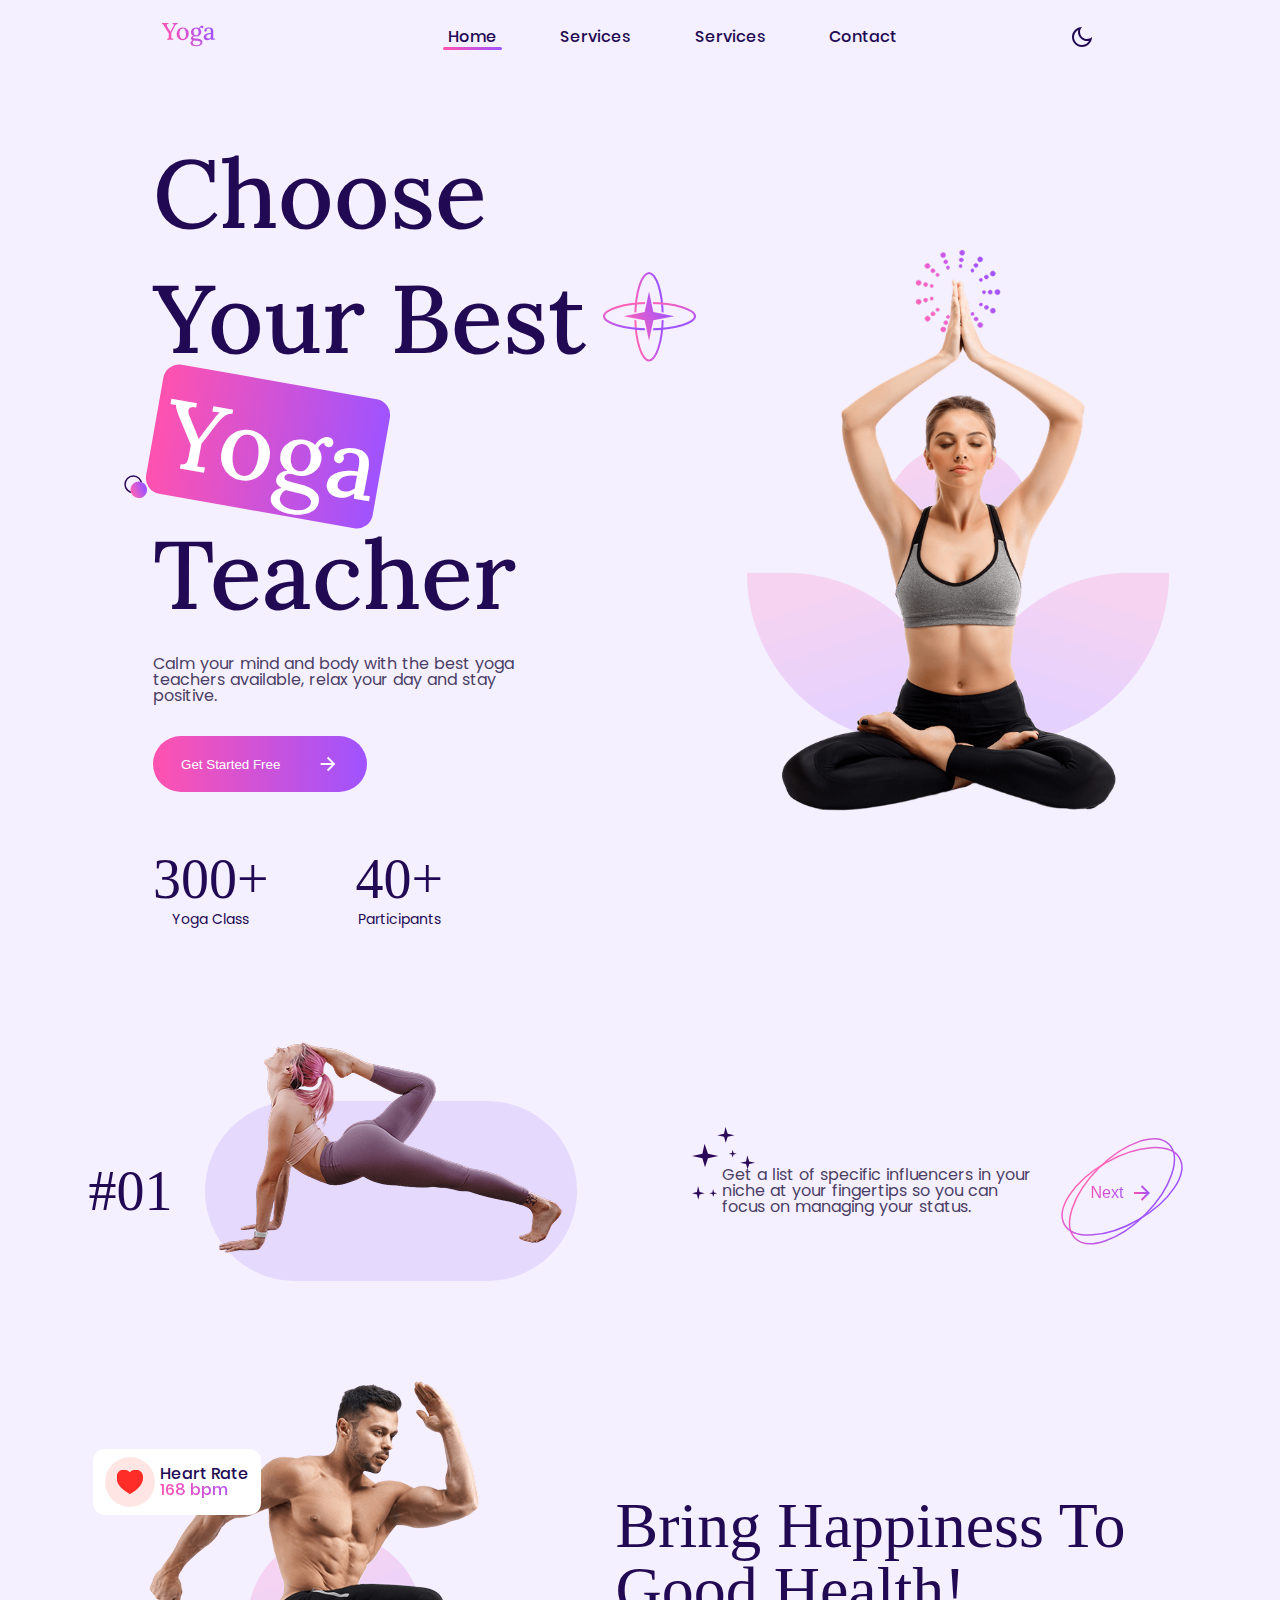
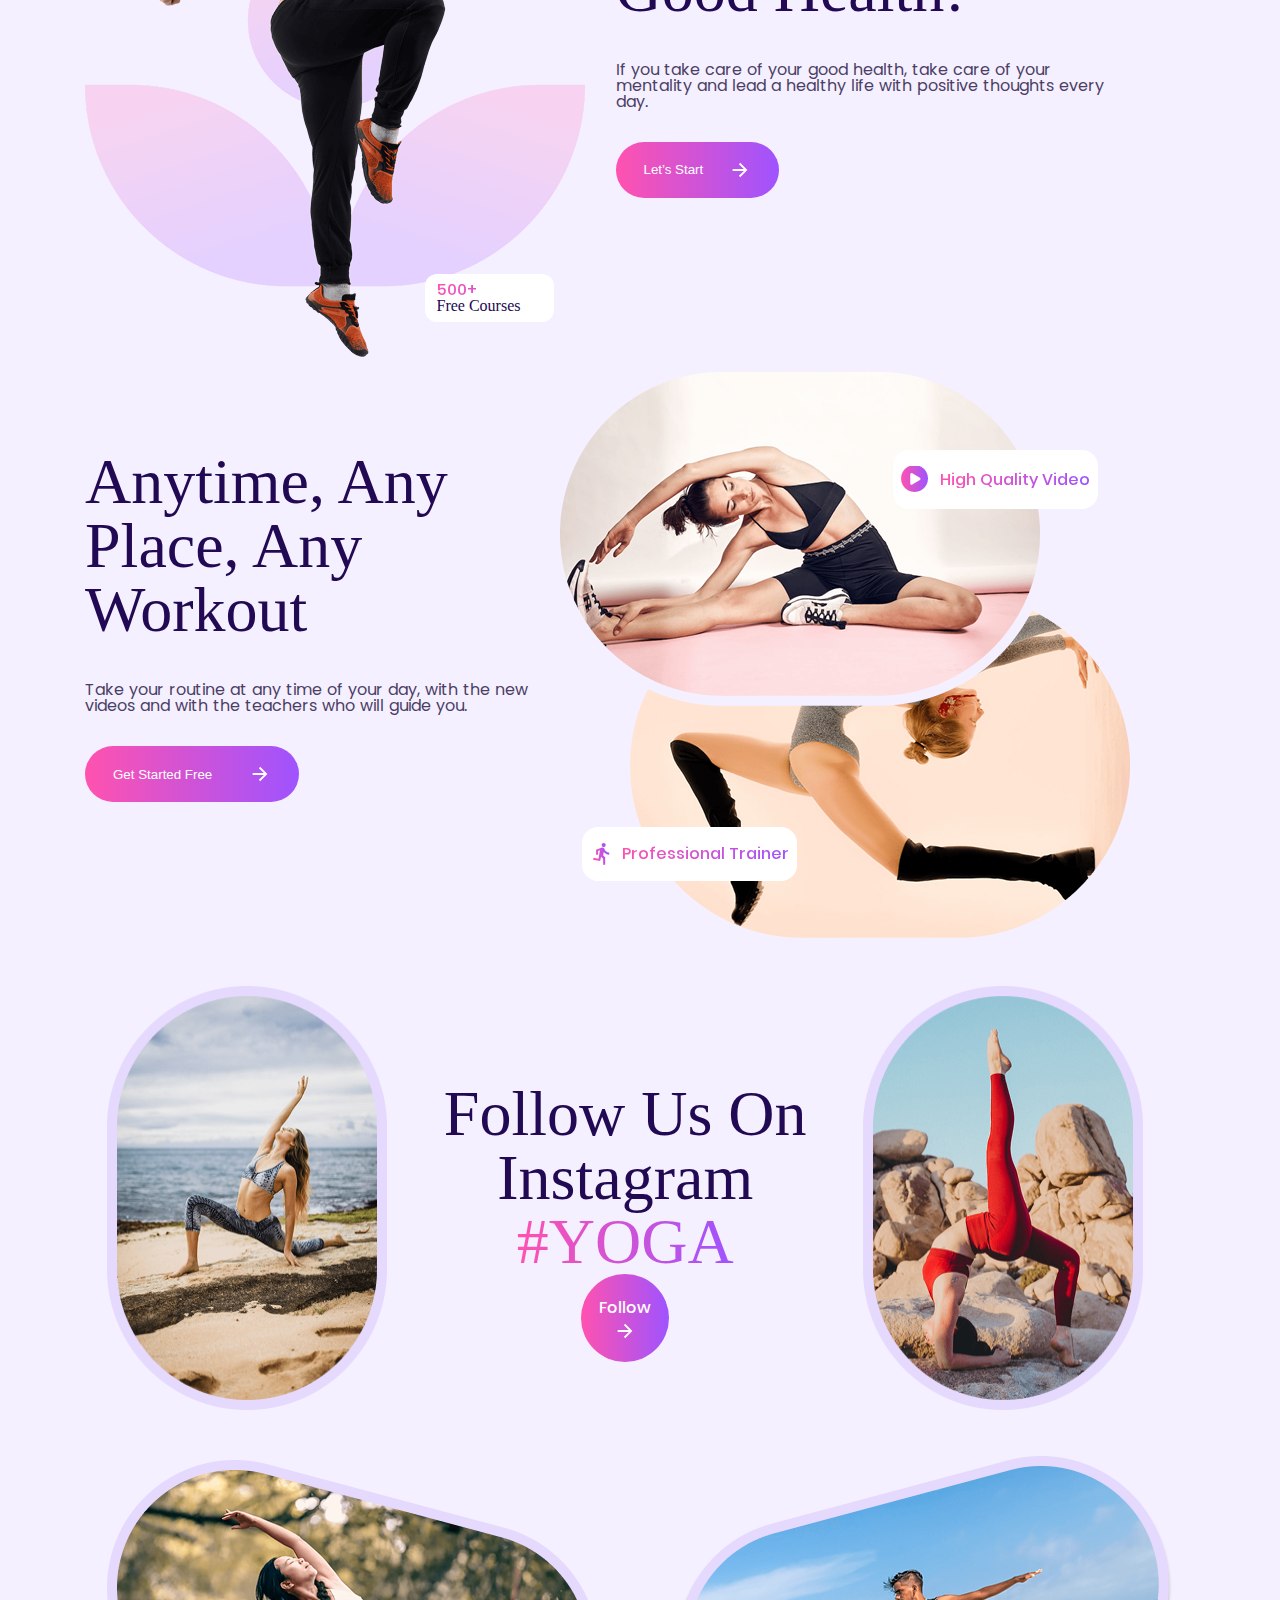
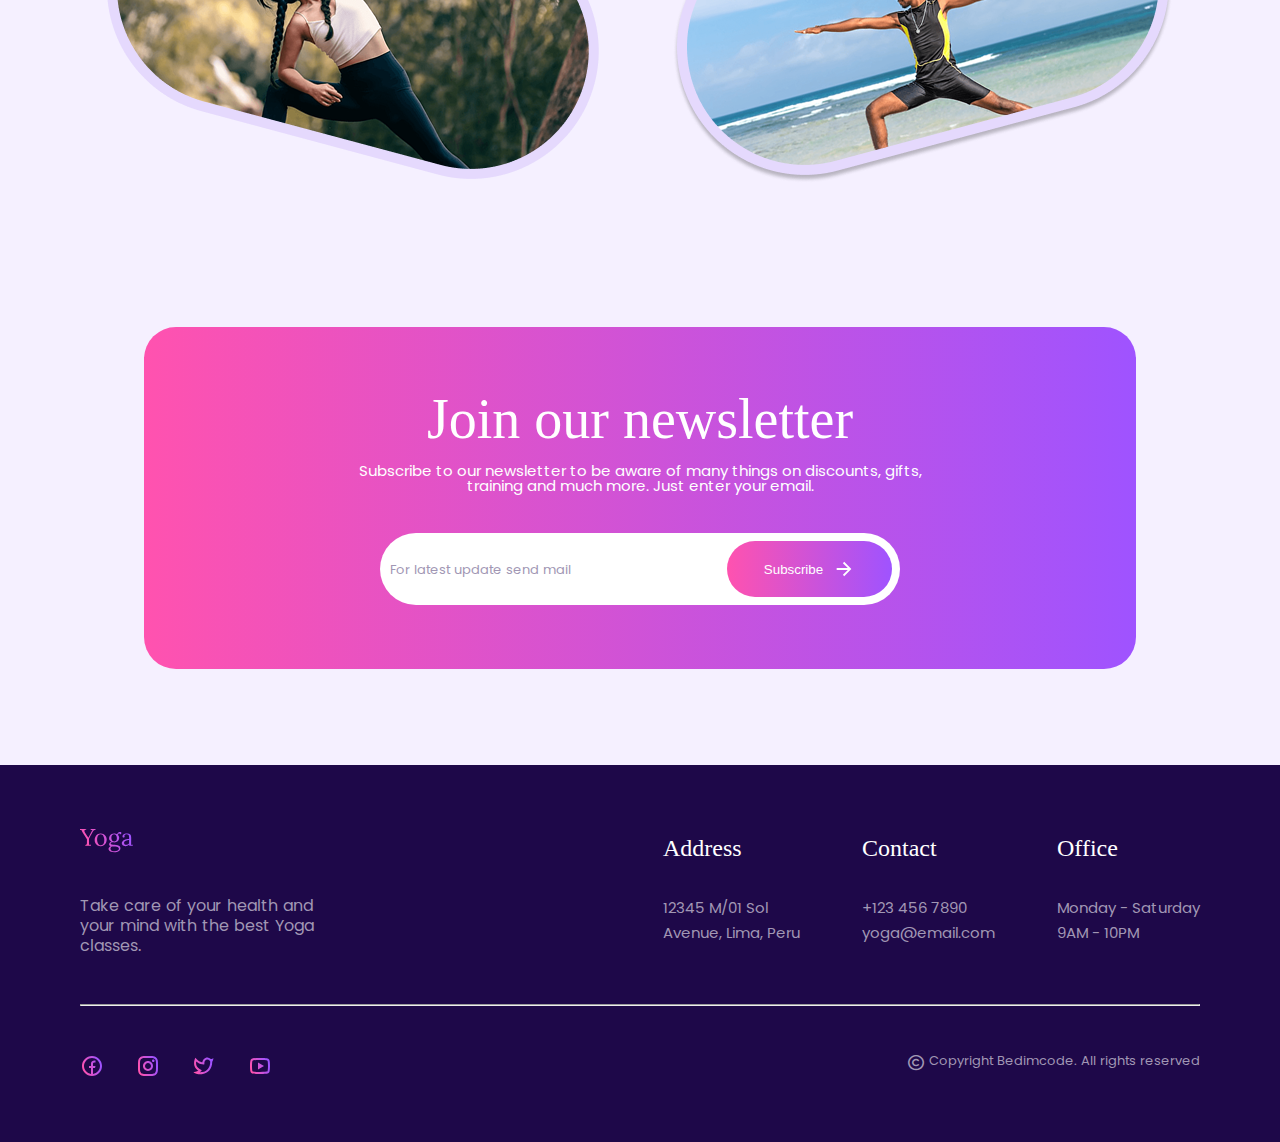
<file: index.html>
<!DOCTYPE html>
<html lang="en">

<head>
    <meta charset="UTF-8">
    <meta name="viewport" content="width=device-width, initial-scale=1.0">
    <title>Document</title>
    <link rel="stylesheet" href="css/reset.css">
    <link rel="stylesheet" href="css/style.css">
    <link rel="stylesheet" href="css/fonts.css">
    <link rel="stylesheet" href="https://cdnjs.cloudflare.com/ajax/libs/font-awesome/6.5.0/css/all.min.css">

</head>

<body>
    <header class="header-wraper">
        <nav class="nav-bar flex-space-between">
            <a href=""><img src="images/Yoga.svg" alt="logo">
            </a>
            <div class="nav-menu" id="nav_menu">
                <ul class="nav-menu ul-nav-menu flex-space-between">
                    <li class="nav-item"><a href="#" class="nav-link active">Home</a></li>
                    <li class="nav-item"><a href="" class="nav-link">Services</a></li>
                    <li class="nav-item"><a href="" class="nav-link">Services</a></li>
                    <li class="nav-item"><a href="" class="nav-link">Contact</a></li>
                </ul>
            </div>

            <div class="burger-moon flex-space-between">
                <img class="moon-icon" src="images/ri_moon-line.svg" alt="icon">
                <div class=" burger-menu">
                    <img class="burger-bar" src="images/Vector-bar.svg" alt="burger-icon">
                    <img class="X-icon" src="images/Vector-X.svg" alt="X-icon">
                </div>
            </div>
        </nav>
    </header>
    <main>
        <button id="scrollToTopBtn" title="Scroll to top"><i class="fa-solid fa-angles-up scroll-arrow"></i></button>
        <section class="section1">
            <div class="section1-div1 flex-space-between">
                <div class="section1-div2">
                    <h1 class="section1-main-title lora-medium-96px">Choose Your
                        Best <span class="span-yoga">Yoga</span>
                        Teacher</h1>
                    <img class="star-icon" src="images/home-star.svg" alt="star-icon">
                    <img class="circle-icon" src="images/home-circle.svg" alt="circle-icon">
                    <p class="section1-p poppins-regular-16px">Calm your mind and body with the best yoga teachers
                        available, relax your day
                        and
                        stay positive.</p>
                    <button class="section1-button flex-space-between">
                        Get Started Free
                    </button>
                    <div class="numbers-participants flex-space-between">
                        <div class="numbers-participants-div2">
                            <h3 class="section1-h3  lora-regular-56px ">300+</h3>
                            <p class="section1-p2 poppins-regular-14px">Yoga Class</p>
                        </div>
                        <div class="numbers-participants-div2">
                            <h3 class="section1-h3 lora-regular-56px ">40+</h3>
                            <p class="section1-p2 poppins-regular-14px">Participants</p>
                        </div>
                    </div>
                </div>
                <div class="section1-div2-2">
                    <img class="section1-image-main" src="images/home-yoga.png" alt="yoga">
                </div>
            </div>
        </section>
        <section class="section2">
            <div class="section2-main-div flex-space-between">
                <div class="section2-div2 flex-space-between">
                    <p class="section2-p2 lora-regular-56px">#01</p>
                    <div class="background-div">
                        <img class="section2-img" src="images/list-yoga.png" alt="yoga">
                    </div>
                </div>
                <div class="sectioin2-div2-1 flex-space-between">
                    <div class="section2-div3">
                        <img class="section2-stars-img" src="images/liststar-2-img-section2.svg" alt="">
                        <p class="section2-p">Get a list of specific influencers in your niche at your fingertips so you
                            can focus on managing your status.</p>
                    </div>
                    <div class="section2-div4 flex-space-between">
                        <img class="section2-arrow-right" src="images/ri_arrow-right-line-section2.svg"
                            alt="arrow-right">
                        <div class="flex-space-between">
                            <button class="section2-button">Next</button>
                            <img class="section2-ellipse" src="images/list-ellipse-img-section2.svg" alt="ellipse-icon">

                        </div>
                    </div>
                </div>
            </div>
        </section>
        <section class="section3">
            <div class="section3-main-div flex-space-between">
                <div class="section3-div1">
                    <img class="section3-image" src="images/health-fitness-section3.png" alt="health-image">
                    <div class="heart-icon-section3 flex-space-between">
                        <div class="icon-div-section3">
                            <img class="heart-icon" src="images/Vector-hurt-section3.svg" alt="">
                        </div>
                        <div>
                            <p class="section3-p1 poppins-medium-16px">Heart Rate</p>
                            <p class="section3-p2">168 bpm</p>
                        </div>
                    </div>
                    <div class="div1-icon2">
                        <p class="section3-p2">500+</p>
                        <p class="section3-p1">Free Courses</p>
                    </div>

                </div>
                <div class="section3-div2">
                    <h2 class="lora-regular-64px section3-heading">Bring Happiness To
                        Good Health!</h2>
                    <p class="section3-main-p poppins-regular-16px">If you take care of your good health, take care of
                        your mentality and lead a healthy life with
                        positive thoughts every day.</p>
                    <button class="section1-button section3-button flex-space-between">
                        Let’s Start
                    </button>
                </div>
            </div>
        </section>
        <section class="section4">
            <div class="section4-main-div">
                <div class="section4-div1">
                    <h2 class="lora-regular-64px section3-heading">Anytime, Any Place, Any Workout</h2>
                    <p class="section4-main-p poppins-regular-16px">Take your routine at any time of your day, with the
                        new videos and
                        with the teachers who will guide you.</p>
                    <button class="section1-button flex-space-between">
                        Get Started Free
                    </button>
                </div>
                <div class="section4-div2">
                    <img class="section4-image1" src="images/section4-image1.png" alt="training-image">
                    <img class=" section4-image2" src="images/section4-img2.png" alt="training-image">

                    <div class="section4-icon-video flex-space-between">
                        <i class="fa-solid fa-circle-play fa-icon"></i>
                        <p class="section4-p2">High Quality Video</p>
                    </div>
                    <div class="section4-icon-trainer flex-space-between">
                        <p class="section4-p2">Professional Trainer</p>
                    </div>

                </div>
            </div>

        </section>
        <section class="section5">
            <div class="section5-main-div">
                <div class="section5-div1">
                    <img class="section5-img1 img1-sct5" src="images/section5-img1.png" alt="yoga">
                    <div class="section5-div-title">
                        <h2 class="lora-regular-64px section5-h2">Follow Us On Instagram <span
                                class="section5-span">#YOGA</span>
                        </h2>
                        <button class="section1-button section5-button">Follow</button>
                    </div>
                    <img class="section5-img1 img2-sct5" src="images/section5-img2.png" alt="yoga-image">
                </div>
                <div class="section5-div2 flex-space-between">
                    <img class="section5-img2 img3-sct5" src="images/section5-img3.png" alt="yoga-image">
                    <img class="section5-img2 img4-sct5" src="images/section5-img4.png" alt="yoga-image">
                </div>
            </div>
        </section>
        <section class="section6">
            <div class="section6-main-div">
                <h3 class=" section6-h3">Join our newsletter</h3>
                <p class="section6-p">Subscribe to our newsletter to be aware of many things on discounts, gifts,
                    training and much more. Just enter your email.</p>
                <div class="email-div">
                    <input class="input-email" type="email" id="emailfield" placeholder="For latest update send mail">
                    <button class="section1-button section6-btn">Subscribe</button>
                </div>
                <div class="section6-subscribe-div">
                    <button class="section1-button section6-btn2">Subscribe</button>
                </div>
            </div>
        </section>
        <footer class="footer-wraper">
            <div class="footer-main-div">
                <div class="footer-div-1 flex-space-between">
                    <div class="footer-p-div">
                        <a href="#"><img src="images/Yoga-footer.svg" alt="logo">
                        </a>
                        <p class="footer-p-main">Take care of your health and your mind with the best Yoga classes.</p>
                    </div>
                    <div class="footer-div2">
                        <div class="footer-section">
                            <h3 class="footer-h3">Address</h3>
                            <p class="footer-p footer-p1">12345 M/01 Sol </p>
                            <p class="footer-p"> Avenue, Lima, Peru</p>
                        </div>

                        <div class="footer-section">
                            <h3 class="footer-h3">Contact</h3>
                            <p class="footer-p">+123 456 7890</p>
                            <p class="footer-p">yoga@email.com</p>
                        </div>

                        <div class="footer-section">
                            <h3 class="footer-h3">Office</h3>
                            <p class="footer-p">Monday - Saturday</p>
                            <p class="footer-p">9AM - 10PM</p>
                        </div>
                    </div>
                </div>
                <hr>
                <div class="footer-icons-div">
                    <div class="div-social-icons">
                        <img src="images/ri_facebook-circle-line.svg" alt="facebook-icon">
                        <img src="images/ri_instagram-line.svg" alt="instagram-icon">
                        <img src="images/ri_twitter-line.svg" alt="twitter-icon">
                        <img src="images/ri_youtube-line.svg" alt="youtube-icon">
                    </div>
                    <div class="copyright-div">
                        <i class="fa-regular fa-copyright"></i>
                        <p class="copyright-p">Copyright Bedimcode. All rights reserved</p>
                    </div>
                </div>
            </div>
        </footer>
    </main>



    <script src="js/script.js"></script>
</body>

</html>
</file>
<file: css/style.css>
html,
body {
    background-color: #F5F0FF;
}

#scrollToTopBtn {
    display: none;
    position: fixed;
    bottom: 20px;
    right: 30px;
    z-index: 9999;
    width: 50px;
    height: 50px;
    border: none;
    border-radius: 50%;
}

#scrollToTopBtn:hover {
    cursor: pointer;
}

.scroll-arrow {
    font-size: 34px;
    background: linear-gradient(90deg, #FF52AF 0%, #9F53FF 100%);
    -webkit-background-clip: text;
    -webkit-text-fill-color: transparent;
}

/* header */
.nav-item{
    position: relative;
    padding: 5px;
}
.nav-link::after{
    content: "";
    position: absolute;
    left: 0;
    bottom: 0;
    width: 0%;
    height: 3px;
    border-radius: 8px;
    background: -webkit-linear-gradient(90deg, #FF52AF 0%, #9F53FF 100%);
    background: linear-gradient(90deg, #FF52AF 0%, #9F53FF 100%);
    transition: width 0.4s ease ;
}
.nav-link:hover::after{
    width: 100%;
}
.nav-link.active::after {
  width: 100%;
}
.header-wraper {
    padding: 23px 162px;
    width: 100%;
}

.nav-bar {
    max-width: 1117px;
    width: 100%;
}

.flex-space-between {
    display: flex;
    justify-content: space-between;
    align-items: center;
}

.flex-center {
    display: flex;
    justify-content: center;
    align-items: center;
}

.nav-menu {
    max-width: 459px;
    width: 100%;
    margin: 0 40px;
}

.moon-icon {
    margin: 0 20px;
}

.nav-link {
    color: #220953;
    font-family: 'Poppins-Medium';
    font-size: 16px;
}

/* burger-bar */
.burger-bar {
    display: none;
}

.X-icon {
    display: none;
}

.burger-moon {
    width: 68px;
}

.burger-menu {
    position: relative;
    z-index: 1000;
}

.burger-menu img {
    cursor: pointer;
}

.burger-menu.active .burger-bar {
    display: none;
}

.burger-menu.active .X-icon {
    display: block;
    position: fixed;
    top: 30px;
    z-index: 1100;
}


/* section1 */
.section1 {
    padding: 38px 53px 48px 65px;
}

.section1-div1 {
    max-width: 1263px;
    width: 90%;
    margin: 0 auto;
}

.section1-div2 {
    max-width: 624px;
    position: relative;
    padding: 20px 30px;
}

.star-icon {
    position: absolute;
    top: 160px;
    right: 50px;
}

.circle-icon {
    position: absolute;
    top: 363px;
    left: 0;
}

.section1-div2-2 {
    max-width: 650px;
}

.section1-p {
    max-width: 400px;
    line-height: auto;
    letter-spacing: 0%;
    margin: 20px 0 32px 0;
}

.section1-main-title {
    line-height: 130%;
}

.span-yoga {
    width: 230px;
    height: 131px;
    background: -webkit-linear-gradient(90deg, #FF52AF 0%, #9F53FF 100%);
    background: linear-gradient(90deg, #FF52AF 0%, #9F53FF 100%);
    border-radius: 16px;
    color: white;
    padding: 5px 12px;
    display: inline-block;
    transform: rotate(10deg);
}


.section1-button {
    display: inline-flex;
    width: 214px;
    height: 56px;
    background: -webkit-linear-gradient(90deg, #FF52AF 0%, #9F53FF 100%);
    background: linear-gradient(90deg, #FF52AF 0%, #9F53FF 100%);
    color: white;
    border: none;
    outline: none;
    border-radius: 64px;
    padding: 16px 28px;
    cursor: pointer;
    margin-bottom: 48px;
    transition: all 0.2s ease;

}

.section1-button::after {
    content: "";
    width: 22px;
    height: 22px;
    background: url("../images/ri_arrow-right-line.svg") no-repeat center / contain;
    display: inline-block;
    transition: 0.3s ease;
}

.section1-button:hover {
    transform: scale(1.05);
    box-shadow: 0 6px 10px rgba(0, 0, 0, 0.2);
}

.section1-button:active {
    transform: scale(0.99);
    box-shadow: 0 2px 5px rgba(0, 0, 0, 0.4);
    filter: brightness(0.9);
}

.numbers-participants {
    width: 290px;
    height: 97px;
}

.numbers-participants-div2 {
    text-align: center;
}

.section1-image-main {
    max-width: 600px;
    width: 100%;
}

.section1-h3 {
    margin-bottom: 5px;
}

/* section2 */
.section2 {
    margin: 96px 0;
}

.section2-main-div {
    max-width: 1103px;
    width: 90%;
    margin: 0 auto;

}

.section2-div2 {
    max-width: 536px;
}

.background-div {
    margin: 0 48px 0 32px;
    width: 400px;
    height: 180px;
    border-radius: 200px;
    background-color: #E5D9FD;
    position: relative;
}

.section2-img {
    max-width: 350px;
    width: 100%;
    position: absolute;
    bottom: 25px;
    left: 10px;

}

.section2-div3 {
    max-width: 353px;
    position: relative;
}

.section2-p {
    max-width: 320px;
    color: #4B3E65;
    font-family: 'Poppins-Regular';
}

.section2-stars-img {
    position: absolute;
    top: -40px;
    left: -30px;
}

.section2-div4 {
    position: relative;
    width: 150px;
    height: 143px;

}

.section2-arrow-right {
    position: absolute;
    top: 61px;
    right: 38px;

}

.section2-ellipse {
    position: absolute;
    top: 0px;
    left: 5px;

}

.section2-button {
    cursor: pointer;
    border: none;
    outline: none;
    position: absolute;
    top: 63px;
    left: 43px;
    font-size: 16px;
    background: linear-gradient(90deg, #FF52AF 0%, #9F53FF 100%);
    -webkit-background-clip: text;
    -webkit-text-fill-color: transparent;
}

/* section 3 */
.section3-main-div {
    max-width: 1111px;
    width: 90%;
    margin: 0 auto;
    gap: 20px;
}

.section3-div1 {
    max-width: 500px;
    position: relative;
}

.icon-div-section3 {
    width: 50px;
    height: 50px;
    border-radius: 100%;
    background-color: #FFE6E5;
    position: relative;
}

.heart-icon {
    position: absolute;
    top: 50%;
    left: 50%;
    transform: translate(-50%, -50%);
}

.heart-icon-section3 {
    width: 168px;
    background-color: #ffffff;
    border-radius: 12px;
    padding: 8px 12px;
    position: absolute;
    top: 72px;
    left: 8px;
}

.div1-icon2 {
    width: 129px;
    background-color: #ffffff;
    border-radius: 12px;
    padding: 8px 12px;
    position: absolute;
    bottom: 40px;
    right: 31px;
}

.section3-p1 {
    color: #220953;
    font-size: 16px;
}

.section3-div2 {
    max-width: 580px;
}

.section3-p2 {
    font-family: 'Poppins-Medium';
    font-size: 16px;
    background: linear-gradient(90deg, #FF52AF 0%, #9F53FF 100%);
    -webkit-background-clip: text;
    -webkit-text-fill-color: transparent;
}

.section3-image {
    width: 100%;
}

.section3-main-p {
    max-width: 500px;
    margin: 40px 0 32px 0;
}

.section3-button {
    width: 163px;
}

/* section4 */

.section4-main-div {
    max-width: 1110px;
    /* height: 576px; */
    width: 90%;
    margin: 0 auto;
    display: flex;
    align-items: center;
}

.section4-div1 {
    max-width: 465px;
}

.section4-main-p {
    margin: 40px 0 32px 0;
}

.section4-div2 {
    max-width: 580px;
    height: 576px;
    position: relative;
}

.section4-image1 {
    max-width: 500px;
    position: absolute;
    top: 0;
    left: 0;
    z-index: 5;
}

.section4-image2 {
    position: absolute;
    top: 232px;
    left: 80px;
    z-index: 2;
}

.section4-icon-video {
    width: 205px;
    padding: 16px 8px;
    background-color: #ffffff;
    border-radius: 16px;
    position: absolute;
    top: 88px;
    left: 343px;
    z-index: 8;
}

.section4-icon-trainer {
    width: 215px;
    padding: 16px 8px;
    background-color: #ffffff;
    border-radius: 16px;
    position: absolute;
    /* bottom: 57px; */
    top: 465px;
    left: 32px;
    z-index: 8;

}

.section4-icon-trainer::before {
    content: "";
    width: 22px;
    height: 22px;
    background: url("../images/section4-runner-icon.svg") no-repeat center / contain;
    display: inline-block;
    transition: 0.3s ease;
}

.fa-icon {
    background: linear-gradient(90deg, #FF52AF 0%, #9F53FF 100%);
    -webkit-background-clip: text;
    -webkit-text-fill-color: transparent;
    font-size: 27px;
}

.section4-p2 {
    font-family: 'Poppins-Medium';
    font-size: 16px;
    background: linear-gradient(90deg, #FF52AF 0%, #9F53FF 100%);
    -webkit-background-clip: text;
    -webkit-text-fill-color: transparent;

}

/* section5 */

.section5-span {
    background: linear-gradient(90deg, #FF52AF 0%, #9F53FF 100%);
    -webkit-background-clip: text;
    -webkit-text-fill-color: transparent;
}

.section5-button {
    font-family: 'Poppins-Medium';
    font-size: 16px;
    width: 88px;
    height: 88px;
    border-radius: 50%;
    display: flex;
    flex-direction: column;
    justify-content: center;
    align-items: center;
}

.section5 {
    padding: 48px;
}

.section5-main-div {
    max-width: 1099px;
    width: 90%;
    margin: 0 auto;
}

.section5-img1 {
    max-width: 280px;
}

.section5-img2 {
    max-width: 500px;
}

.section5-div1 {
    max-width: 1036px;
    display: flex;
    justify-content: space-between;
}

.section5-div2 {
    padding-top: 46px;
}

.section5-div-title {
    max-width: 396px;
    text-align: center;
    display: flex;
    justify-content: center;
    align-items: center;
    flex-direction: column;
    margin-top: 96px;
}

/* section 6 */
.section6 {
    margin: 96px 0;
}

.section6-main-div {
    max-width: 992px;
    width: 90%;
    margin: 0 auto;
    background: -webkit-linear-gradient(90deg, #FF52AF 0%, #9F53FF 100%);
    background: linear-gradient(90deg, #FF52AF 0%, #9F53FF 100%);
    border-radius: 32px;
    padding: 64px 210px;
    display: flex;
    flex-direction: column;
    justify-content: center;
    align-items: center;
    text-align: center;
}

.section6-p {
    font-size: 15px;
    color: white;
    font-family: 'Poppins-Regular';
    margin: 16px 0 40px 0;
}

.email-div {
    max-width: 520px;
    width: 100%;
    display: flex;
    justify-content: space-between;
    align-items: center;
    padding: 8px;
    background-color: #ffffff;
    border-radius: 48px;
}

.section6-btn {
    width: 165px;
    margin-bottom: 0;
    display: flex;
    align-items: center;
    justify-content: center;
    gap: 10px;
}

.input-email {
    width: 200px;
    border: none;
    outline: none;
}

.input-email::placeholder {
    color: #A197B4;
    font-family: 'Poppins-Regular';
    font-size: 13px;
}

.section6-subscribe-div {
    display: none;
}

.section6-h3 {
    color: #ffffff;
    font-family: 'Lora-regular';
    font-size: 56px;
}

/* footer */
.footer-wraper {
    background-color: #1E0849;
    padding: 64px 0;
}

.footer-main-div {
    max-width: 1120px;
    width: 90%;
    margin: 0 auto;
}

.footer-p-main {
    color: #A197B4;
    font-family: 'Poppins-Regular';
    font-size: 16px;
    margin-top: 40px;
    line-height: 20px;
}

.footer-p-div {
    width: 244px;
}

.footer-div2 {
    max-width: 606px;
    display: flex;
    justify-content: space-between;
    align-items: center;
    gap: 62px;
}

.footer-h3 {
    font-family: 'Lora-regular';
    font-size: 24px;
    color: white;
    margin-bottom: 40px;
}

.footer-p {
    font-family: 'Poppins-Regular';
    font-size: 15px;
    color: #A197B4;
    margin-bottom: 10px;
}

hr {
    color: #A197B4;
    margin-top: 48px;
}

.footer-icons-div {
    width: 100%;
    display: flex;
    justify-content: space-between;
    margin-top: 48px;
}

.div-social-icons {
    width: 192px;
    display: flex;
    justify-content: space-between;
}

.copyright-div {
    /* width: 281px; */
    display: flex;
    gap: 5px;
    color: #A197B4;

}

.copyright-p {
    font-family: 'Poppins-Regular';
    font-size: 13px;
}

/* fonts */
.lora-medium-96px {
    font-family: 'Lora-medium';
    font-size: 96px;
    color: #220953;
}

.lora-regular-56px {
    font-family: 'Lora-regular';
    font-size: 56px;
    color: #220953;
}

.lora-regular-64px {
    font-family: 'Lora-regular';
    font-size: 64px;
    color: #220953;
}

.poppins-regular-16px {
    font-family: 'Poppins-Regular';
    font-size: 16px;
    color: #4B3E65;
}

.poppins-regular-14px {
    font-family: 'Poppins-Regular';
    font-size: 14px;
    color: #220953;
}

.poppins-medium-16px {
    font-family: 'Poppins-Medium';
    font-size: 16px;
    color: #220953;
}

@media(max-width:1120px) {
    .section1-main-title {
        font-size: 68px;
        width: 370px;
    }

    .span-yoga {
        width: 160px;
        height: 96px;
    }

    .star-icon {
        position: absolute;
        top: 120px;
        right: 5px;
    }

    .section1 {
        padding: 0;
    }

    .header-wraper {
        padding: 23px 50px;
    }

    .section3-heading {
        font-size: 52px;
    }

    .section4-main-div {
        display: flex;
        align-items: center;
    }

    .section4-div2 {
        max-width: 350px;
        width: 100%;
        position: relative;
    }

    .section4-image1 {
        max-width: 400px;
        position: absolute;
        top: 0;
        left: 0;
    }

    .section4-image2 {
        max-width: 400px;
        position: absolute;
        top: 182px;
        left: 70px;
    }

    .section4-icon-video {
        max-width: 169px;
        position: absolute;
        top: 50px;
        left: 260px;
    }

    .section4-icon-trainer {
        position: absolute;
        top: 360px;
    }

    /* .section4-icon-trainer {
        max-width: 178px;
        position: absolute;
        top: 204px;
        left: 0;
    } */

    .section4-p2 {
        font-size: 13px;
    }

    .fa-icon {
        font-size: 24px;
    }

    .section5 {
        padding: 0;
    }

    .section5-img2 {
        max-width: 450px;
    }

}

@media(max-width:1000px) {
    .section1-div1 {
        flex-direction: column;
    }

    .section1-div2 {
        display: flex;
        flex-direction: column;
        justify-content: center;
        align-items: center;
        text-align: center;
    }

    .section1-p {
        width: 280px;
    }

    .section1-main-title {
        font-size: 82px;
        width: 470px;
    }

    .span-yoga {
        width: 190px;
        height: 106px;
    }

    .star-icon {
        position: absolute;
        top: 239px;
        left: 10px;
    }

    .circle-icon {
        width: 16px;
        position: absolute;
        top: 530px;
        left: 350px;
    }

    .section2-main-div {
        flex-direction: column;
    }

    .sectioin2-div2-1 {
        flex-direction: column;
    }

    .section2-div3 {
        margin: 46px 0 32px 0;
        text-align: center;
    }

    .section3-main-div {
        flex-direction: column;
    }

    .section3-div1 {
        order: 2;
    }

    .section3-div2 {
        text-align: center;
    }

    .section4-main-div {
        flex-direction: column;
        padding: 32px 0;
    }

    .section4-div1 {
        text-align: center;
    }

    .section4-div2 {
        width: 100%;
        height: auto;
        position: relative;
    }

    .section4-icon-trainer {
        position: absolute;
        top: 360px;
        left: 0;
    }

    .section5-div2 {
        flex-direction: column;
        gap: 30px;
    }

    .section5-main-div {
        margin-top: 400px;
    }

    .section5-div1 {
        flex-direction: column;
        justify-content: center;
        align-items: center;
        position: relative;
    }

    .img1-sct5 {
        position: absolute;
        top: 420px;
        left: 50px;
    }

    .img2-sct5 {
        position: absolute;
        top: 500px;
        right: 30px;
    }

    .section5-div2 {
        position: relative;
    }

    .img3-sct5 {
        position: absolute;
        top: 480px;
        left: 60px;
    }

    .img4-sct5 {
        position: absolute;
        top: 780px;
        right: 20px;
    }

    .section6 {
        margin-top: 1100px;
    }

    .section6-main-div {
        padding: 64px;
    }
}

@media(max-width:780px) {
    .header-wraper {
        padding: 23px 24px;
    }

    .section1-main-title {
        font-size: 68px;
        width: 370px;
    }

    .span-yoga {
        width: 160px;
        height: 96px;
    }

    .star-icon {
        width: 72px;
        position: absolute;
        top: 200px;
        left: 10px;
    }

    .circle-icon {
        width: 16px;
        position: absolute;
        top: 460px;
        left: 300px;
    }

    .section5-img1 {
        max-width: 230px;
    }

    .section5-img2 {
        max-width: 370px;
    }

    .section5-h2,
    .section5-span {
        font-size: 56px;
    }

    .img1-sct5 {
        top: 390px;
        left: 40px;
    }

    .img2-sct5 {
        top: 450px;
        right: 20px;
    }

    .img3-sct5 {
        top: 350px;
        left: 50px;
    }

    .img4-sct5 {
        top: 580px;
    }

    .section6 {
        margin-top: 850px;
    }

    .footer-div-1,
    .footer-div2 {
        flex-direction: column;
        align-items: start;
        gap: 30px;
    }
}

@media(max-width:610px) {
    .burger-bar {
        display: block;
    }

    .nav-menu {
        display: none;
    }

    .nav-menu {
        background-color: #ffffffce;
        height: 100vh;
        width: 100%;
        max-width: 450px;
        position: fixed;
        top: 0;
        right: -450px;
        display: flex;
        flex-direction: column;
        justify-content: center;
        align-items: center;
        font-size: 15px;
        transition: .3s ease;
        z-index: 99;
        margin: 0;
    }

    .nav-menu.activeNav {
        right: 0;
    }

    .ul-nav-menu {
        width: 50px;
        height: 236px;
        display: flex;
        flex-direction: column;
        gap: 48px;
        position: absolute;
        top: 72px;
        left: 48px;
        background: none;
    }

    .section1-main-title {
        font-size: 44px;
        width: 270px;
    }

    .span-yoga {
        width: 123px;
        height: 66px;
    }

    .star-icon {
        width: 52px;
        position: absolute;
        top: 119px;
        left: 0;
    }

    .circle-icon {
        width: 16px;
        position: absolute;
        top: 250px;
        left: 215px;
    }

    .section1-p {
        width: 270px;
    }

    .section1-h3 {
        font-size: 28px;
    }

    .numbers-participants {
        width: 199px;
    }

    .section1 {
        padding: 0;
    }

    .section1-div2 {
        padding: 0;
    }

    .section1-button {
        width: 206px;
    }

    .background-div {
        max-width: 230px;
        height: 100px;
        margin: 0;
    }

    .section2-div2 {
        width: 300px;
    }

    .section2-p2 {
        font-family: 'Lora-medium';
        font-size: 28px;
    }

    .section2-stars-img {
        width: 50px;
        position: absolute;
        left: -10px;
    }

    .section2-img {
        max-width: 180px;
        position: absolute;
        left: 30px;
        bottom: 10px;
    }

    .section3-heading {
        font-size: 32px;
    }

    .section3-div2 {
        text-align: center;
    }

    .section3-button {
        width: 158px;
    }

    .heart-icon-section3 {
        width: 138px;
    }

    .icon-div-section3 {
        width: 36px;
        height: 36px;
    }

    .heart-icon {
        width: 20px;
    }

    .section3-p1,
    .section3-p2 {
        font-size: 13px;
    }

    .div1-icon2 {
        width: 109px;
    }

    .section4-div2 {
        /* max-width: 300px; */
        width: 100%;
        position: relative;
    }

    .section4-image1 {
        max-width: 350px;
        position: absolute;
        top: 0;
        left: 0;
    }

    .section4-image2 {
        max-width: 350px;
        position: absolute;
        top: 105px;
        left: 50px;
    }

    .section4-icon-video {
        max-width: 178px;
        position: absolute;
        top: 24px;
        left: 129px;
    }

    .section4-icon-trainer {
        max-width: 150px;
        position: absolute;
        top: 204px;
        left: 0;
    }

    .section4-p2 {
        font-size: 13px;
    }

    .fa-icon {
        font-size: 24px;
    }

    .section5-h2 {
        font-size: 32px;
    }

    .section5-span {
        font-size: 32px;
    }

    .section5-main-div {
        margin-top: 230px;
    }

    .section5-div-title {
        max-width: 225px;
    }

    .section5-button {
        width: 88px;
    }

    .section5-img1 {
        max-width: 200px;
    }

    .section5-img2 {
        max-width: 340px;
    }

    .img1-sct5 {
        top: 300px;
        left: 30px;
    }

    .img2-sct5 {
        top: 400px;
        right: 20px;
    }

    .img3-sct5 {
        left: 30px;
    }

    .img4-sct5 {
        right: 30px;
    }

    .section6-btn {
        display: none;
    }

    .email-div {
        width: 100%;
        height: 64px;
        justify-content: center;
    }

    .section6-btn2 {
        display: flex;
        justify-content: center;
        align-items: center;
        font-family: 'Poppins-Regular';
        font-size: 15px;
        gap: 10px;
        /* max-width: 350px; */
        width: 100%;
        height: 64px;
        box-shadow: 0 6px 10px rgba(0, 0, 0, 0.2);
        margin-top: 12px;
    }

    .section6-subscribe-div {

        width: 100%;
        display: block;
    }

    .footer-icons-div {
        flex-direction: column;
        gap: 40px;
        align-items: center;
    }
}

@media(max-width:530px) {
    .section4-image1 {
        max-width: 300px;
    }

    .section4-image2 {
        max-width: 300px;
        top: 140px;
    }

    .section5-img1 {
        max-width: 180px;
    }

    .section5-img2 {
        max-width: 280px;
    }

    .img1-sct5 {
        top: 300px;
        left: 0;
    }

    .img2-sct5 {
        top: 400px;
        right: 0;
    }

    .img3-sct5 {
        left: 30px;
    }

    .img4-sct5 {
        right: 30px;
    }

    .section6-h3 {
        font-size: 42px;
    }

    .section6-main-div {
        padding: 28px;
    }
}

@media(max-width:440px) {
    .section5-img1 {
        max-width: 150px;
    }

    .section5-img2 {
        max-width: 250px;
    }

    .img1-sct5 {
        top: 300px;
    }

    .img2-sct5 {
        top: 360px;
    }

    .img3-sct5 {
        top: 230px;
        left: 0;
    }

    .img4-sct5 {
        top: 410px;
        right: 0;
    }

    .section4-image1 {
        max-width: 250px;
    }

    .section4-image2 {
        max-width: 250px;
        top: 115px;
    }

    .section4-icon-video {
        max-width: 150px;
    }

    .section4-icon-trainer {
        max-width: 150px;
    }

    .section4-p2 {
        font-size: 11px;
    }

    .fa-icon {
        font-size: 20px;
    }

    .section6 {
        margin-top: 600px;
    }

}

@media(max-width:350px) {
    .section5-img1 {
        max-width: 130px;
    }

    .section5-img2 {
        max-width: 230px;
    }

    .section4-image1 {
        max-width: 230px;
    }

    .section4-image2 {
        max-width: 230px;
        top: 115px;
    }

    .section4-icon-video {
        max-width: 150px;
    }

    .section4-icon-trainer {
        max-width: 150px;
    }

    .section4-icon-video {
        padding: 8px;
    }

    .section4-icon-trainer {
        padding: 8px;
    }

    .section6-h3 {
        font-size: 28px;
    }

    .input-email::placeholder {
        font-size: 11px;
    }

    .input-email {
        width: 160px;
    }

    .section6-btn2 {
        font-size: 13px;
    }

    .section6-btn2 {
        margin-bottom: 0;
    }

    .copyright-p {
        font-size: 12px;
    }


}
</file>
<file: css/fonts.css>
@font-face {
    font-family: 'Lora-medium';
    src: url('../fonts/Lora-Medium.eot');
    src: url('../fonts/Lora-Medium.eot?#iefix') format('embedded-opentype'),
        url('../fonts/Lora-Medium.woff2') format('woff2'),
        url('../fonts/Lora-Medium.woff') format('woff'),
        url('../fonts/Lora-Medium.ttf') format('truetype'),
        url('../fonts/Lora-Medium.svg#Lora-Medium') format('svg');
    font-weight: 500;
    font-style: normal;
    font-display: swap;
};

@font-face {
    font-family: 'Lora-regular';
    src: url('../fonts/Lora-Regular.eot');
    src: url('../fonts/Lora-Regular.eot?#iefix') format('embedded-opentype'),
        url('../fonts/Lora-Regular.woff2') format('woff2'),
        url('../fonts/Lora-Regular.woff') format('woff'),
        url('../fonts/Lora-Regular.ttf') format('truetype'),
        url('../fonts/Lora-Regular.svg#Lora-Regular') format('svg');
    font-weight: normal;
    font-style: normal;
    font-display: swap;
}
@font-face {
    font-family: 'Poppins-Regular';
    src: url('../fonts/Poppins-Regular.eot');
    src: url('../fonts/Poppins-Regular.eot?#iefix') format('embedded-opentype'),
        url('../fonts/Poppins-Regular.woff2') format('woff2'),
        url('../fonts/Poppins-Regular.woff') format('woff'),
        url('../fonts/Poppins-Regular.ttf') format('truetype'),
        url('../fonts/Poppins-Regular.svg#Poppins-Regular') format('svg');
    font-weight: normal;
    font-style: normal;
    font-display: swap;
}

@font-face {
    font-family: 'Poppins-Medium';
    src: url('../fonts/Poppins-Medium.eot');
    src: url('../fonts/Poppins-Medium.eot?#iefix') format('embedded-opentype'),
        url('../fonts/Poppins-Medium.woff2') format('woff2'),
        url('../fonts/Poppins-Medium.woff') format('woff'),
        url('../fonts/Poppins-Medium.ttf') format('truetype'),
        url('../fonts/Poppins-Medium.svg#Poppins-Medium') format('svg');
    font-weight: 500;
    font-style: normal;
    font-display: swap;
}

@font-face {
    font-family: 'Poppins-Medium';
    src: url('../fonts/Poppins-Medium_1.eot');
    src: url('../fonts/Poppins-Medium_1.eot?#iefix') format('embedded-opentype'),
        url('../fonts/Poppins-Medium_1.woff2') format('woff2'),
        url('../fonts/Poppins-Medium_1.woff') format('woff'),
        url('../fonts/Poppins-Medium_1.ttf') format('truetype'),
        url('../fonts/Poppins-Medium_1.svg#Poppins-Medium') format('svg');
    font-weight: 500;
    font-style: normal;
    font-display: swap;
}
</file>
